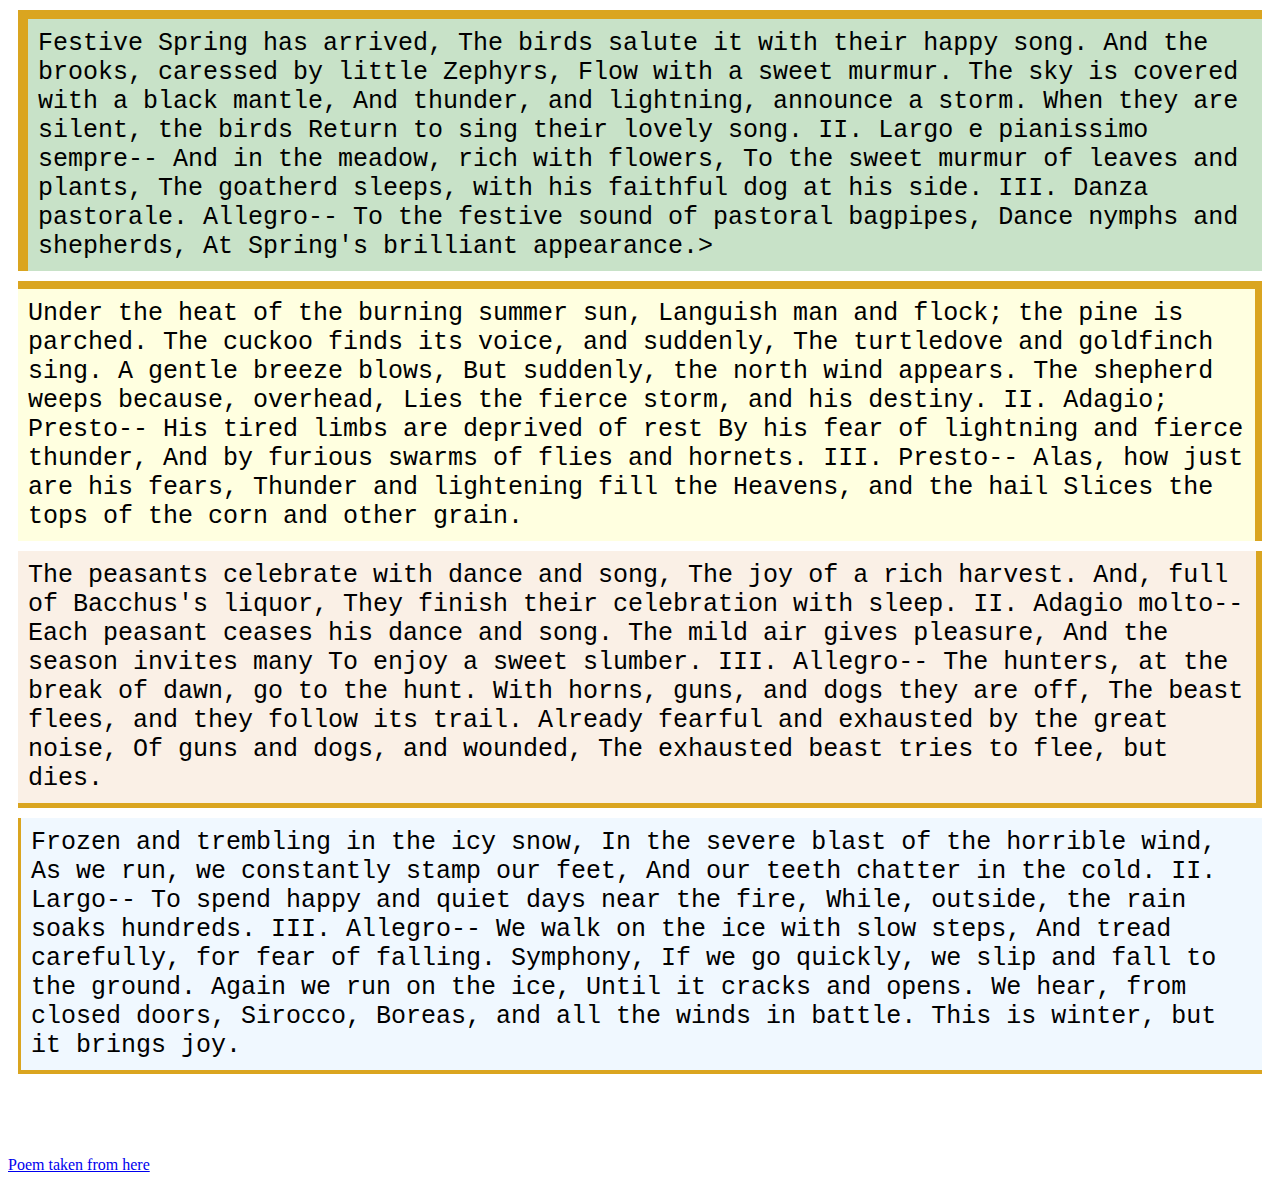
<file: index.html>
<!DOCTYPE html>
<html lang="en">
<head>
    <meta charset="UTF-8">
    <title>Title</title>
    <link rel="stylesheet" href="styles.css">
</head>
<body>
    <div class = "poem">
        <div class="spring">
                Festive Spring has arrived,
            The birds salute it with their happy song.
            And the brooks, caressed by little Zephyrs,
            Flow with a sweet murmur.
            The sky is covered with a black mantle,
            And thunder, and lightning, announce a storm.
            When they are silent, the birds
            Return to sing their lovely song.
            II. Largo e pianissimo sempre--
            And in the meadow, rich with flowers,
            To the sweet murmur of leaves and plants,
            The goatherd sleeps, with his faithful dog at his side.
            III. Danza pastorale. Allegro--
            To the festive sound of pastoral bagpipes,
            Dance nymphs and shepherds,
            At Spring's brilliant appearance.>
        </div>

        <div class = "summer">
            Under the heat of the burning summer sun,
            Languish man and flock; the pine is parched.
            The cuckoo finds its voice, and suddenly,
            The turtledove and goldfinch sing.
            A gentle breeze blows,
            But suddenly, the north wind appears.
            The shepherd weeps because, overhead,
            Lies the fierce storm, and his destiny.
            II. Adagio; Presto--
            His tired limbs are deprived of rest
            By his fear of lightning and fierce thunder,
            And by furious swarms of flies and hornets.
            III. Presto--
            Alas, how just are his fears,
            Thunder and lightening fill the Heavens, and the hail
            Slices the tops of the corn and other grain.
        </div>

        <div class="autumn">
            The peasants celebrate with dance and song,
            The joy of a rich harvest.
            And, full of Bacchus's liquor,
            They finish their celebration with sleep.
            II. Adagio molto--
            Each peasant ceases his dance and song.
            The mild air gives pleasure,
            And the season invites many
            To enjoy a sweet slumber.
            III. Allegro--
            The hunters, at the break of dawn, go to the hunt.
            With horns, guns, and dogs they are off,
            The beast flees, and they follow its trail.
            Already fearful and exhausted by the great noise,
            Of guns and dogs, and wounded,
            The exhausted beast tries to flee, but dies.
        </div>

        <div class="winter">
            Frozen and trembling in the icy snow,
            In the severe blast of the horrible wind,
            As we run, we constantly stamp our feet,
            And our teeth chatter in the cold.
            II. Largo--
            To spend happy and quiet days near the fire,
            While, outside, the rain soaks hundreds.
            III. Allegro--
            We walk on the ice with slow steps,
            And tread carefully, for fear of falling.
            Symphony, If we go quickly, we slip and fall to the ground.
            Again we run on the ice,
            Until it cracks and opens.
            We hear, from closed doors,
            Sirocco, Boreas, and all the winds in battle.
            This is winter, but it brings joy.
        </div>
    </div>
    <br/><br/><br/><br/>

    <a href="https://www.charlottesymphony.org/blog/vivaldis-four-seasons-poems/">Poem taken from here</a>
</body>
</html>
</file>
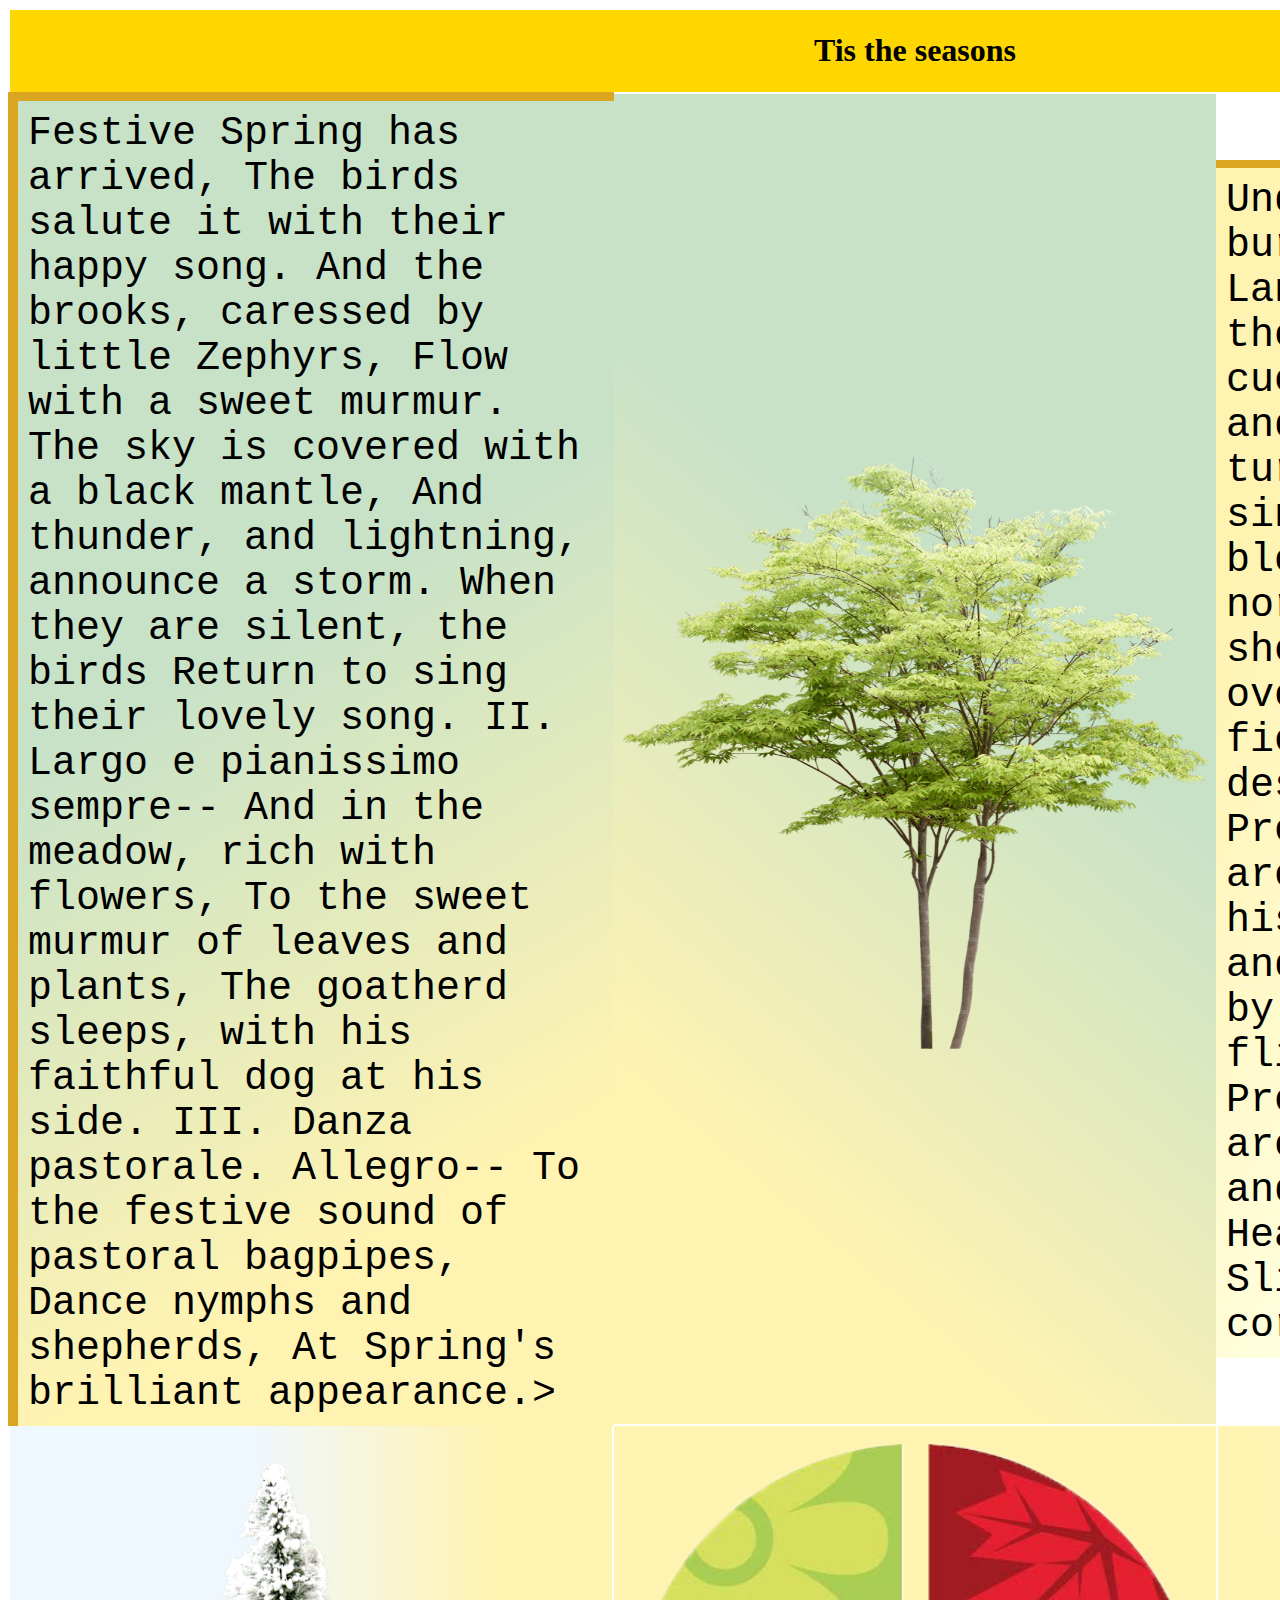
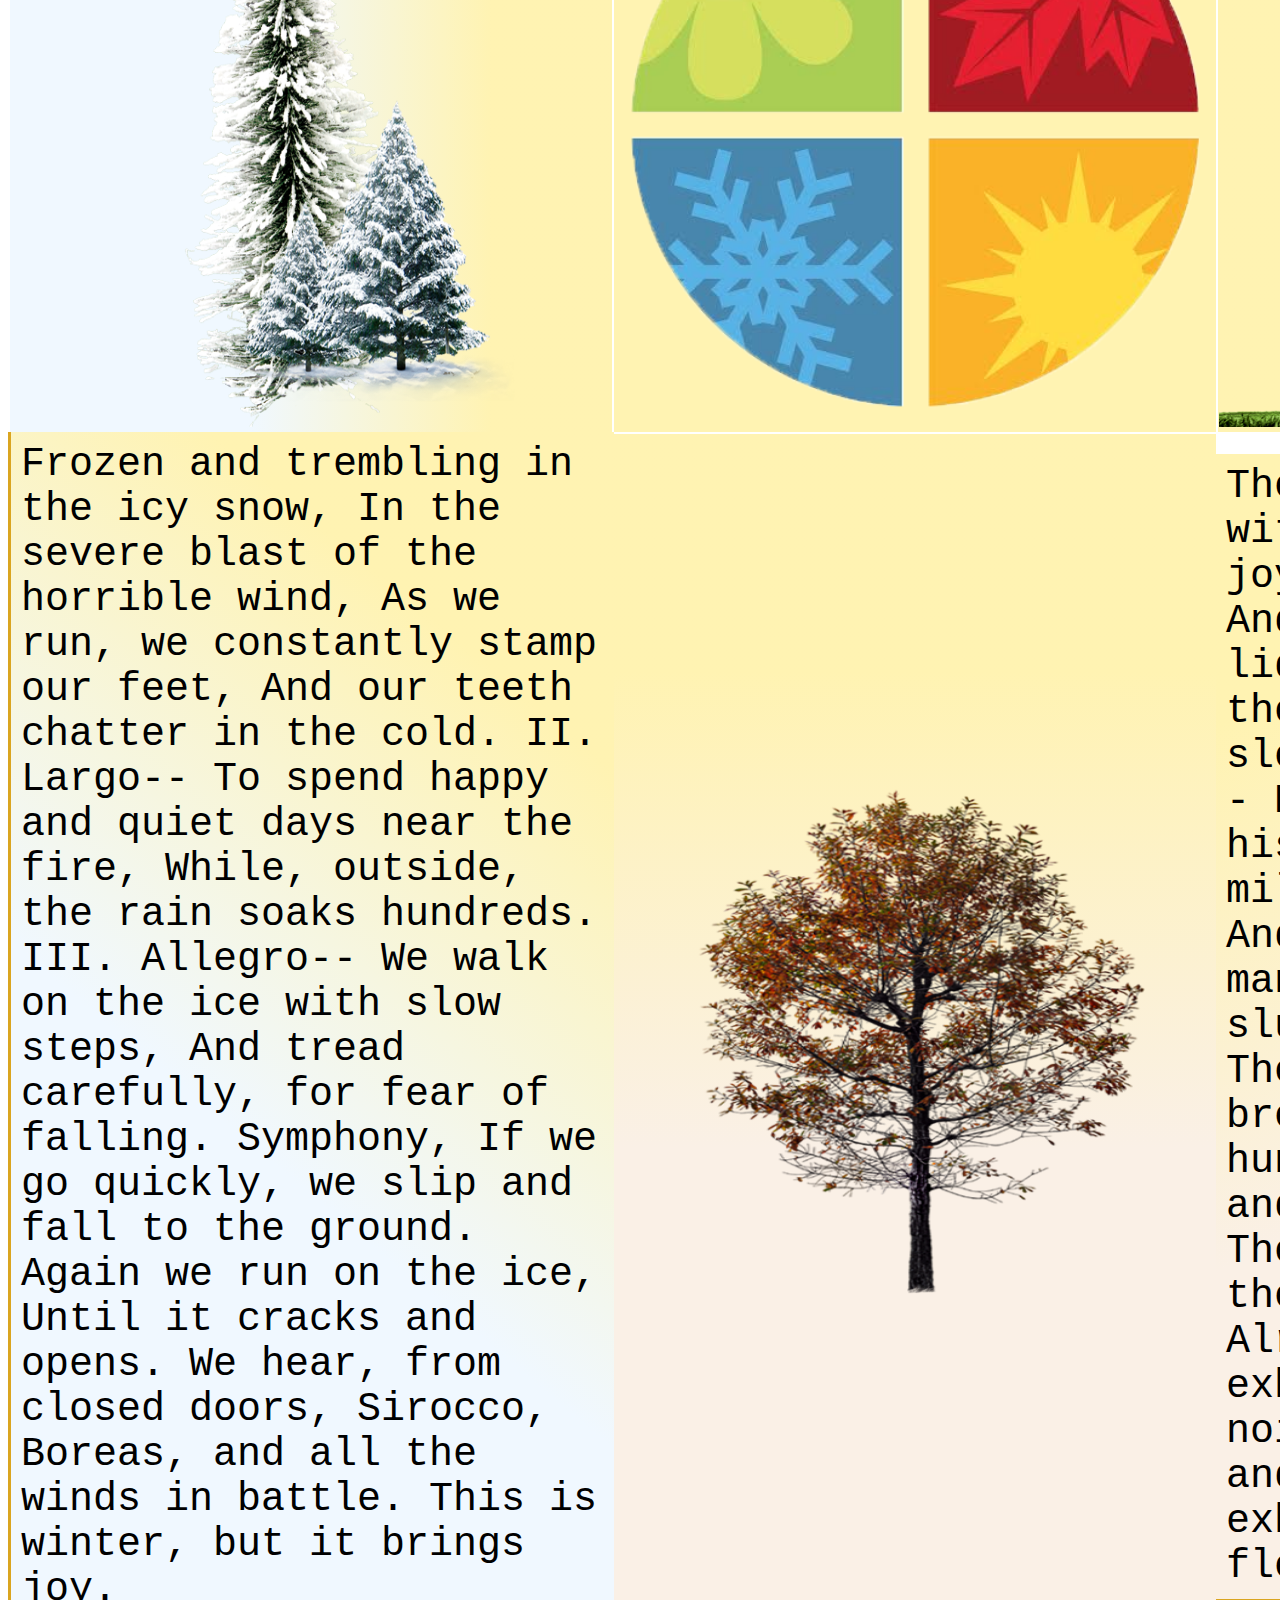
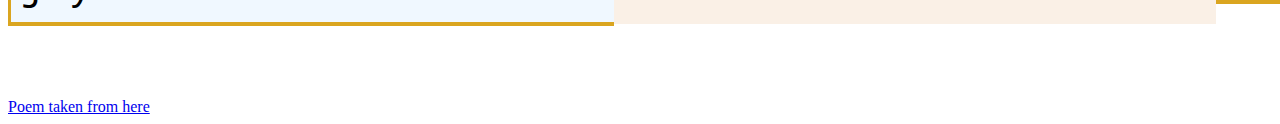
<file: uzduotis_54_1/index.html>
<!DOCTYPE html>
<html lang="en">
<head>
    <meta charset="UTF-8">
    <title>Title</title>
    <link href="styles.css" rel="stylesheet">
</head>
<body>
<div class="poem">
    <table>
        <tr>
            <th , colspan="3" style="background-color: gold"><h1>Tis the seasons</h1></th>
        </tr>

        <tr>
            <td>
                <div class="spring">
                    Festive Spring has arrived,
                    The birds salute it with their happy song.
                    And the brooks, caressed by little Zephyrs,
                    Flow with a sweet murmur.
                    The sky is covered with a black mantle,
                    And thunder, and lightning, announce a storm.
                    When they are silent, the birds
                    Return to sing their lovely song.
                    II. Largo e pianissimo sempre--
                    And in the meadow, rich with flowers,
                    To the sweet murmur of leaves and plants,
                    The goatherd sleeps, with his faithful dog at his side.
                    III. Danza pastorale. Allegro--
                    To the festive sound of pastoral bagpipes,
                    Dance nymphs and shepherds,
                    At Spring's brilliant appearance.>
                </div>
            </td>

            <td style="background: linear-gradient(220deg, rgba(34,139,34,.25) 40%, rgba(255,215,0,0.3) 80%)">
                <img src="pics/spring.png">

            </td>

            <td>
                <div class="summer">
                    Under the heat of the burning summer sun,
                    Languish man and flock; the pine is parched.
                    The cuckoo finds its voice, and suddenly,
                    The turtledove and goldfinch sing.
                    A gentle breeze blows,
                    But suddenly, the north wind appears.
                    The shepherd weeps because, overhead,
                    Lies the fierce storm, and his destiny.
                    II. Adagio; Presto--
                    His tired limbs are deprived of rest
                    By his fear of lightning and fierce thunder,
                    And by furious swarms of flies and hornets.
                    III. Presto--
                    Alas, how just are his fears,
                    Thunder and lightening fill the Heavens, and the hail
                    Slices the tops of the corn and other grain.
                </div>
            </td>
        </tr>

        <tr>
            <td style="background: linear-gradient(90deg, rgba(240,248,255,100) 40%, rgba(255,215,0,0.3) 80%)">
                <img , , height="600" src="pics/winter.png" width="600">
            </td>

            <td style="background-color: rgba(255,215,0,0.3)">
                <img , , height="600" src="pics/seasons.png" width="600">
            </td>

            <td style="background: linear-gradient(260deg, LightYellow 40%, rgba(255,215,0,0.3) 80%)">
                <img , , height="600" src="pics/summer.png" width="600">
            </td>
        </tr>

        <tr>
            <td>
                <div class="winter">
                    Frozen and trembling in the icy snow,
                    In the severe blast of the horrible wind,
                    As we run, we constantly stamp our feet,
                    And our teeth chatter in the cold.
                    II. Largo--
                    To spend happy and quiet days near the fire,
                    While, outside, the rain soaks hundreds.
                    III. Allegro--
                    We walk on the ice with slow steps,
                    And tread carefully, for fear of falling.
                    Symphony, If we go quickly, we slip and fall to the ground.
                    Again we run on the ice,
                    Until it cracks and opens.
                    We hear, from closed doors,
                    Sirocco, Boreas, and all the winds in battle.
                    This is winter, but it brings joy.
                </div>
            </td>

            <td style="background: linear-gradient(360deg, linen 40%, rgba(255,215,0,0.3) 80%)">
                <img , , height="600" src="pics/autumn.png" width="600">
            </td>

            <td>
                <div class="autumn">
                    The peasants celebrate with dance and song,
                    The joy of a rich harvest.
                    And, full of Bacchus's liquor,
                    They finish their celebration with sleep.
                    II. Adagio molto--
                    Each peasant ceases his dance and song.
                    The mild air gives pleasure,
                    And the season invites many
                    To enjoy a sweet slumber.
                    III. Allegro--
                    The hunters, at the break of dawn, go to the hunt.
                    With horns, guns, and dogs they are off,
                    The beast flees, and they follow its trail.
                    Already fearful and exhausted by the great noise,
                    Of guns and dogs, and wounded,
                    The exhausted beast tries to flee, but dies.
                </div>
            </td>
        </tr>
    </table>
</div>


<br/><br/><br/><br/>

<a href="https://www.charlottesymphony.org/blog/vivaldis-four-seasons-poems/">Poem taken from here</a>
</body>
</html>
</file>
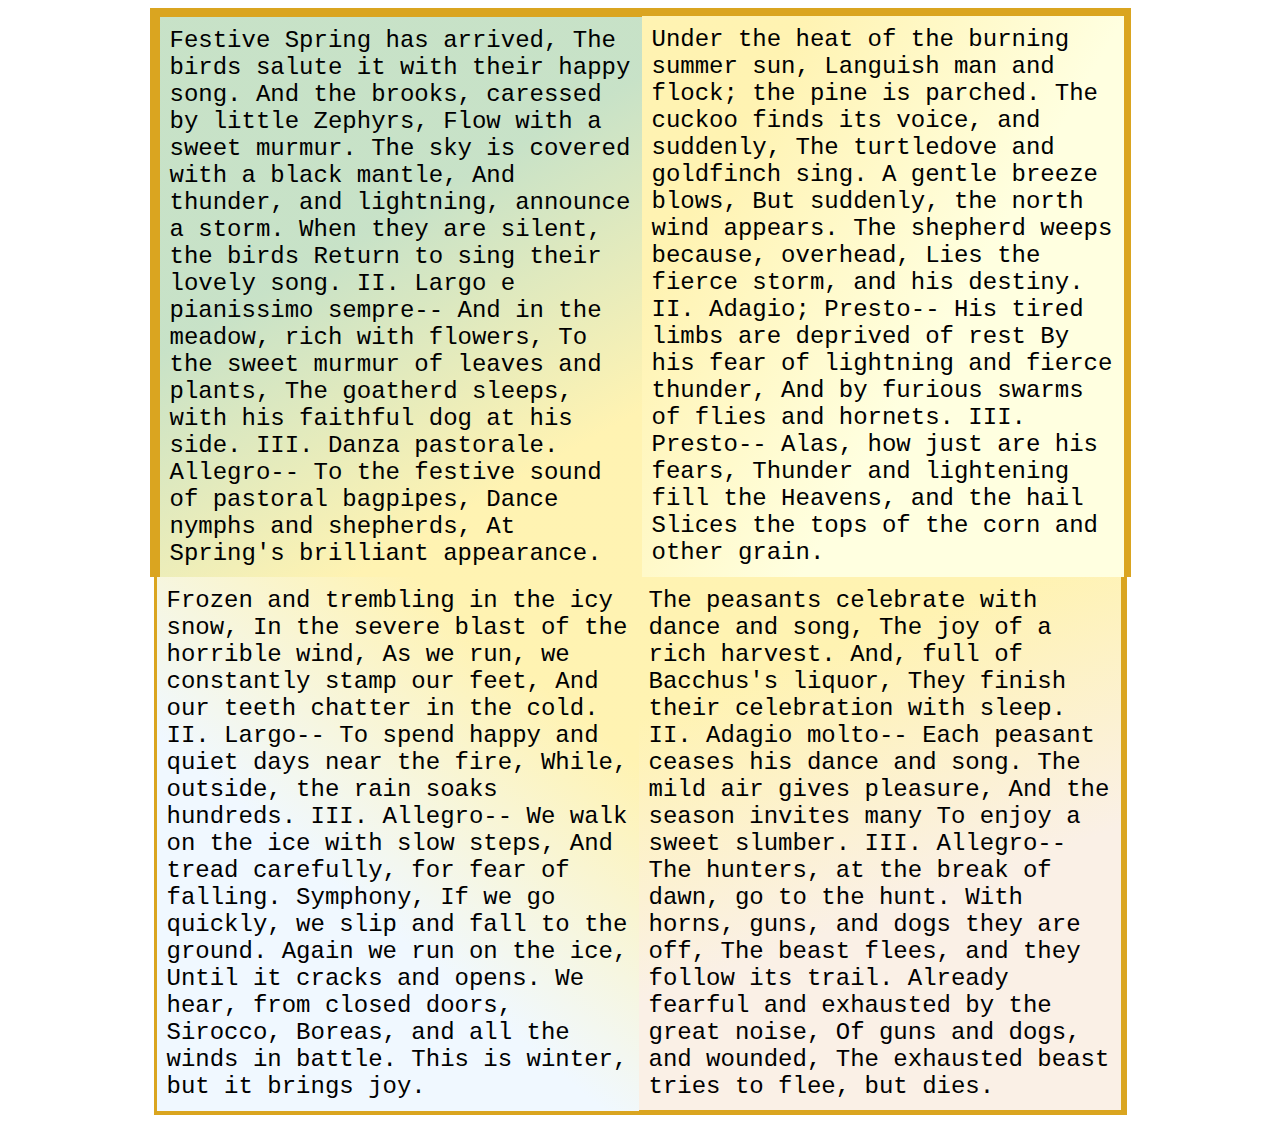
<file: uzduotis_57_flex/index_flex.html>
<!DOCTYPE html>
<html lang="en">
<head>
    <meta charset="UTF-8">
    <title>Poem, but flexed</title>
    <link href="styles.css" rel="stylesheet">
</head>
<body>
    <div class="container">
        <div class="spring">
            Festive Spring has arrived,
            The birds salute it with their happy song.
            And the brooks, caressed by little Zephyrs,
            Flow with a sweet murmur.
            The sky is covered with a black mantle,
            And thunder, and lightning, announce a storm.
            When they are silent, the birds
            Return to sing their lovely song.
            II. Largo e pianissimo sempre--
            And in the meadow, rich with flowers,
            To the sweet murmur of leaves and plants,
            The goatherd sleeps, with his faithful dog at his side.
            III. Danza pastorale. Allegro--
            To the festive sound of pastoral bagpipes,
            Dance nymphs and shepherds,
            At Spring's brilliant appearance.
        </div>

        <div style="background: linear-gradient(220deg, rgba(34,139,34,.25) 40%, rgba(255,215,0,0.3) 80%)">
            <img src="pics/spring.png">
        </div>

        <div class="summer">
            Under the heat of the burning summer sun,
            Languish man and flock; the pine is parched.
            The cuckoo finds its voice, and suddenly,
            The turtledove and goldfinch sing.
            A gentle breeze blows,
            But suddenly, the north wind appears.
            The shepherd weeps because, overhead,
            Lies the fierce storm, and his destiny.
            II. Adagio; Presto--
            His tired limbs are deprived of rest
            By his fear of lightning and fierce thunder,
            And by furious swarms of flies and hornets.
            III. Presto--
            Alas, how just are his fears,
            Thunder and lightening fill the Heavens, and the hail
            Slices the tops of the corn and other grain.
        </div>

        <div style="background: linear-gradient(90deg, rgba(240,248,255,100) 40%, rgba(255,215,0,0.3) 80%)">
            <img src="pics/winter.png">
        </div>

        <div style="background-color: rgba(255,215,0,0.3)">
            <img src="pics/seasons.png">
        </div>

        <div style="background: linear-gradient(260deg, LightYellow 40%, rgba(255,215,0,0.3) 80%)">
            <img src="pics/summer.png">
        </div>

        <div class="winter">
            Frozen and trembling in the icy snow,
            In the severe blast of the horrible wind,
            As we run, we constantly stamp our feet,
            And our teeth chatter in the cold.
            II. Largo--
            To spend happy and quiet days near the fire,
            While, outside, the rain soaks hundreds.
            III. Allegro--
            We walk on the ice with slow steps,
            And tread carefully, for fear of falling.
            Symphony, If we go quickly, we slip and fall to the ground.
            Again we run on the ice,
            Until it cracks and opens.
            We hear, from closed doors,
            Sirocco, Boreas, and all the winds in battle.
            This is winter, but it brings joy.
        </div>

        <div style="background: linear-gradient(360deg, linen 40%, rgba(255,215,0,0.3) 80%)">
            <img src="pics/autumn.png">
        </div>

        <div class="autumn">
            The peasants celebrate with dance and song,
            The joy of a rich harvest.
            And, full of Bacchus's liquor,
            They finish their celebration with sleep.
            II. Adagio molto--
            Each peasant ceases his dance and song.
            The mild air gives pleasure,
            And the season invites many
            To enjoy a sweet slumber.
            III. Allegro--
            The hunters, at the break of dawn, go to the hunt.
            With horns, guns, and dogs they are off,
            The beast flees, and they follow its trail.
            Already fearful and exhausted by the great noise,
            Of guns and dogs, and wounded,
            The exhausted beast tries to flee, but dies.
        </div>
    </div>
</body>
</html>
</file>
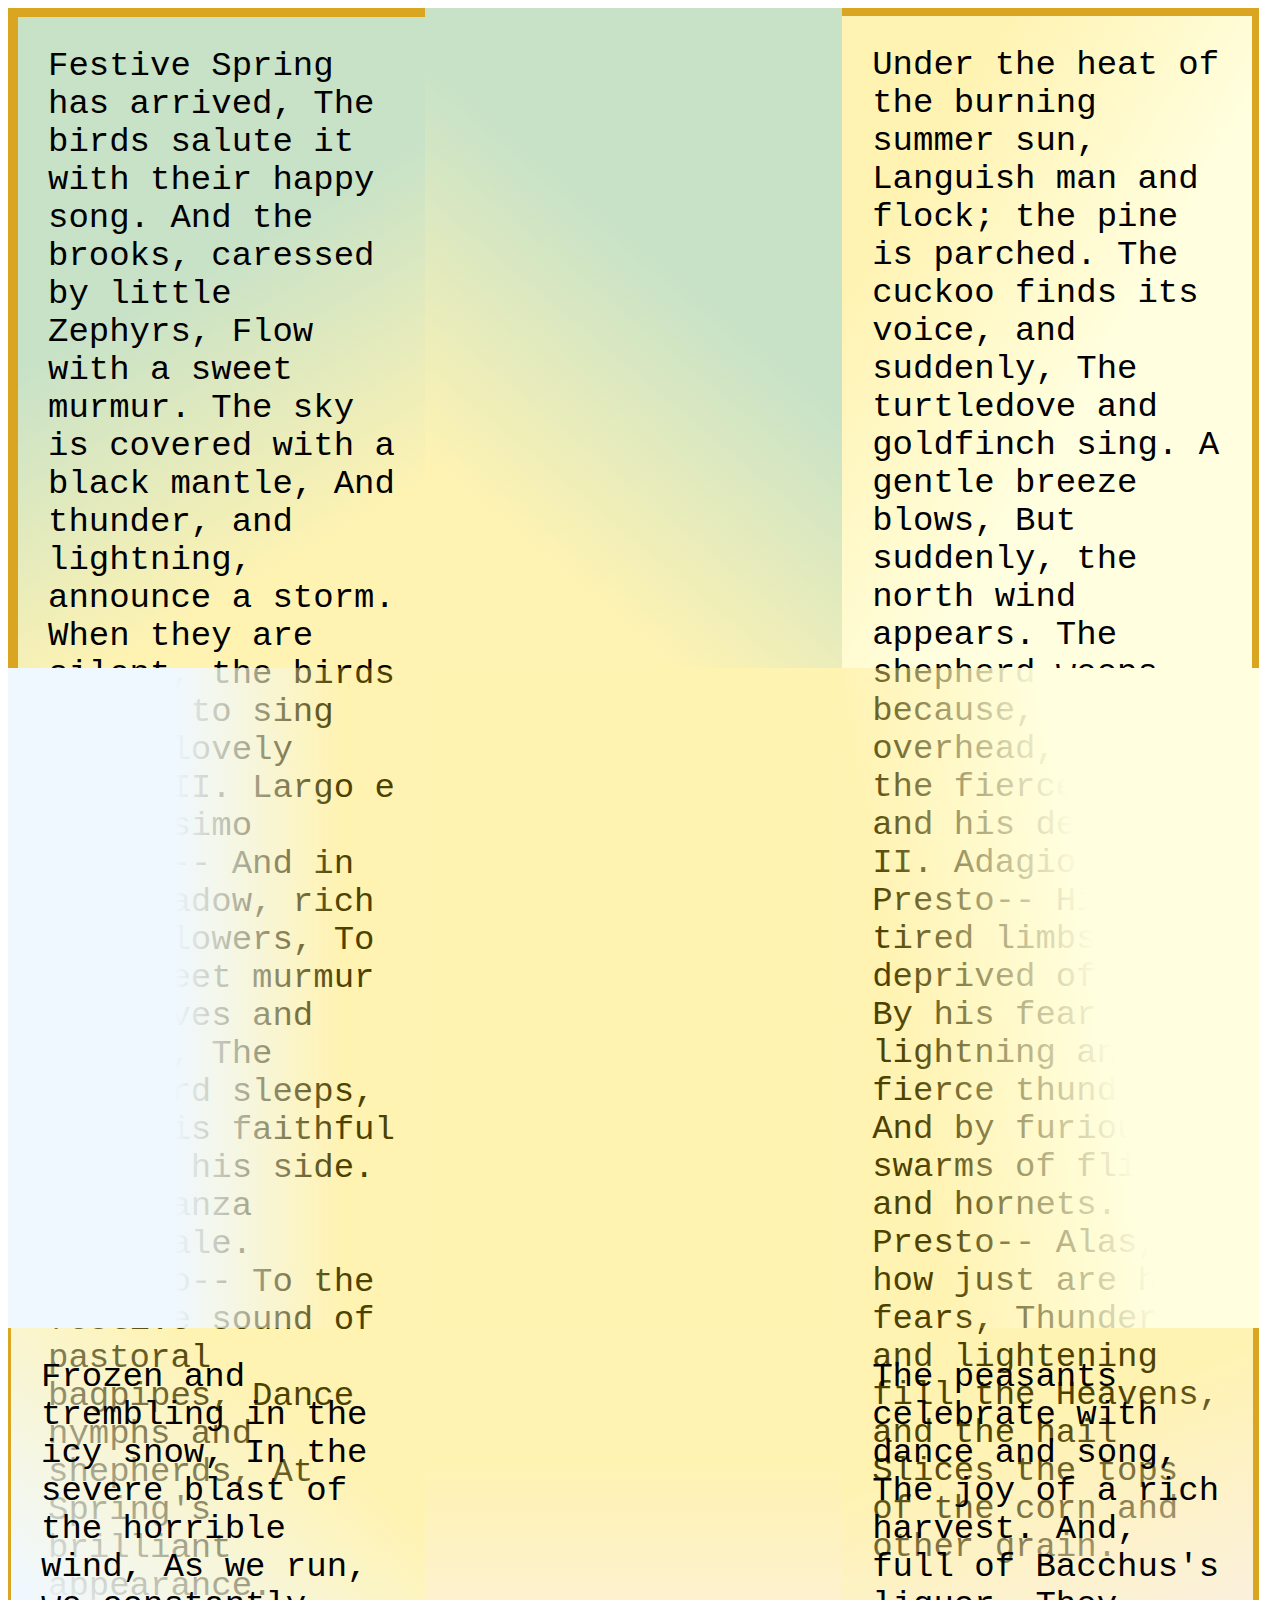
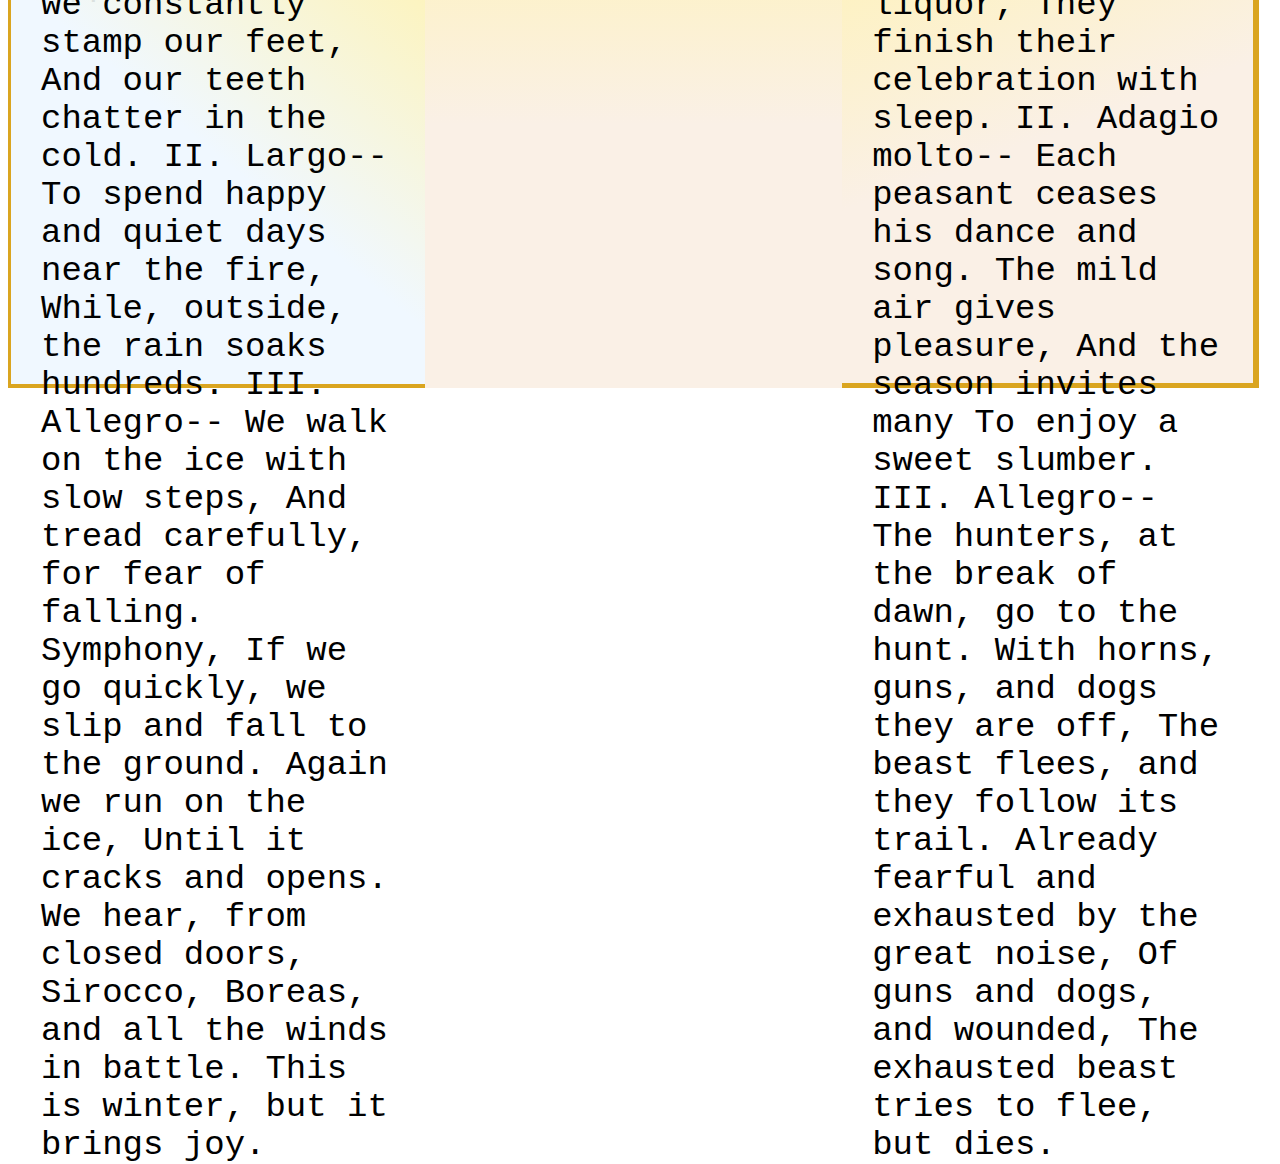
<file: uzduotis_58_animacijos/anim2.html>
<!DOCTYPE html>
<html lang="en">
<head>
    <meta charset="UTF-8">
    <title>Poem, but flexed</title>
    <link href="styles2.css" rel="stylesheet">
</head>
<body>
    <div class="container">
        <div class="spring">
            Festive Spring has arrived,
            The birds salute it with their happy song.
            And the brooks, caressed by little Zephyrs,
            Flow with a sweet murmur.
            The sky is covered with a black mantle,
            And thunder, and lightning, announce a storm.
            When they are silent, the birds
            Return to sing their lovely song.
            II. Largo e pianissimo sempre--
            And in the meadow, rich with flowers,
            To the sweet murmur of leaves and plants,
            The goatherd sleeps, with his faithful dog at his side.
            III. Danza pastorale. Allegro--
            To the festive sound of pastoral bagpipes,
            Dance nymphs and shepherds,
            At Spring's brilliant appearance.
        </div>

        <div style="background: linear-gradient(220deg, rgba(34,139,34,.25) 40%, rgba(255,215,0,0.3) 80%)">
            <img style="position:absolute;" src="pics/spring.png">
            <div class="birb">
                <img src="pics/birb.png" width="10" height="10">
            </div>
        </div>

        <div class="summer">
            Under the heat of the burning summer sun,
            Languish man and flock; the pine is parched.
            The cuckoo finds its voice, and suddenly,
            The turtledove and goldfinch sing.
            A gentle breeze blows,
            But suddenly, the north wind appears.
            The shepherd weeps because, overhead,
            Lies the fierce storm, and his destiny.
            II. Adagio; Presto--
            His tired limbs are deprived of rest
            By his fear of lightning and fierce thunder,
            And by furious swarms of flies and hornets.
            III. Presto--
            Alas, how just are his fears,
            Thunder and lightening fill the Heavens, and the hail
            Slices the tops of the corn and other grain.
        </div>

        <div style="background: linear-gradient(90deg, rgba(240,248,255,100) 40%, rgba(255,215,0,0.3) 80%)">
            <img style=" position:absolute;" src="pics/winter.png">
            <div class="snowing">
                <img src="pics/snowflakes.png">
            </div>
        </div>

        <div style="background-color: rgba(255,215,0,0.3)">
            <img src="pics/seasons.png" height="300px" width="100%">
        </div>

        <div style="background: linear-gradient(260deg, LightYellow 40%, rgba(255,215,0,0.3) 80%)">
            <div class="sun-out">
                <img src="pics/sun_.png" height="20%" width="20%">
            </div>
            <img style=" position:absolute;" src="pics/summer.png" >
        </div>

        <div class="winter">
            Frozen and trembling in the icy snow,
            In the severe blast of the horrible wind,
            As we run, we constantly stamp our feet,
            And our teeth chatter in the cold.
            II. Largo--
            To spend happy and quiet days near the fire,
            While, outside, the rain soaks hundreds.
            III. Allegro--
            We walk on the ice with slow steps,
            And tread carefully, for fear of falling.
            Symphony, If we go quickly, we slip and fall to the ground.
            Again we run on the ice,
            Until it cracks and opens.
            We hear, from closed doors,
            Sirocco, Boreas, and all the winds in battle.
            This is winter, but it brings joy.
        </div>

        <div style="background: linear-gradient(360deg, linen 40%, rgba(255,215,0,0.3) 80%);">
            <img style=" position:absolute;" src="pics/autumn.png" >
            <div class="leaves">
                <img src="pics/leaves.png">
            </div>
        </div>

        <div class="autumn">
            The peasants celebrate with dance and song,
            The joy of a rich harvest.
            And, full of Bacchus's liquor,
            They finish their celebration with sleep.
            II. Adagio molto--
            Each peasant ceases his dance and song.
            The mild air gives pleasure,
            And the season invites many
            To enjoy a sweet slumber.
            III. Allegro--
            The hunters, at the break of dawn, go to the hunt.
            With horns, guns, and dogs they are off,
            The beast flees, and they follow its trail.
            Already fearful and exhausted by the great noise,
            Of guns and dogs, and wounded,
            The exhausted beast tries to flee, but dies.
        </div>
    </div>
</body>
</html>
</file>
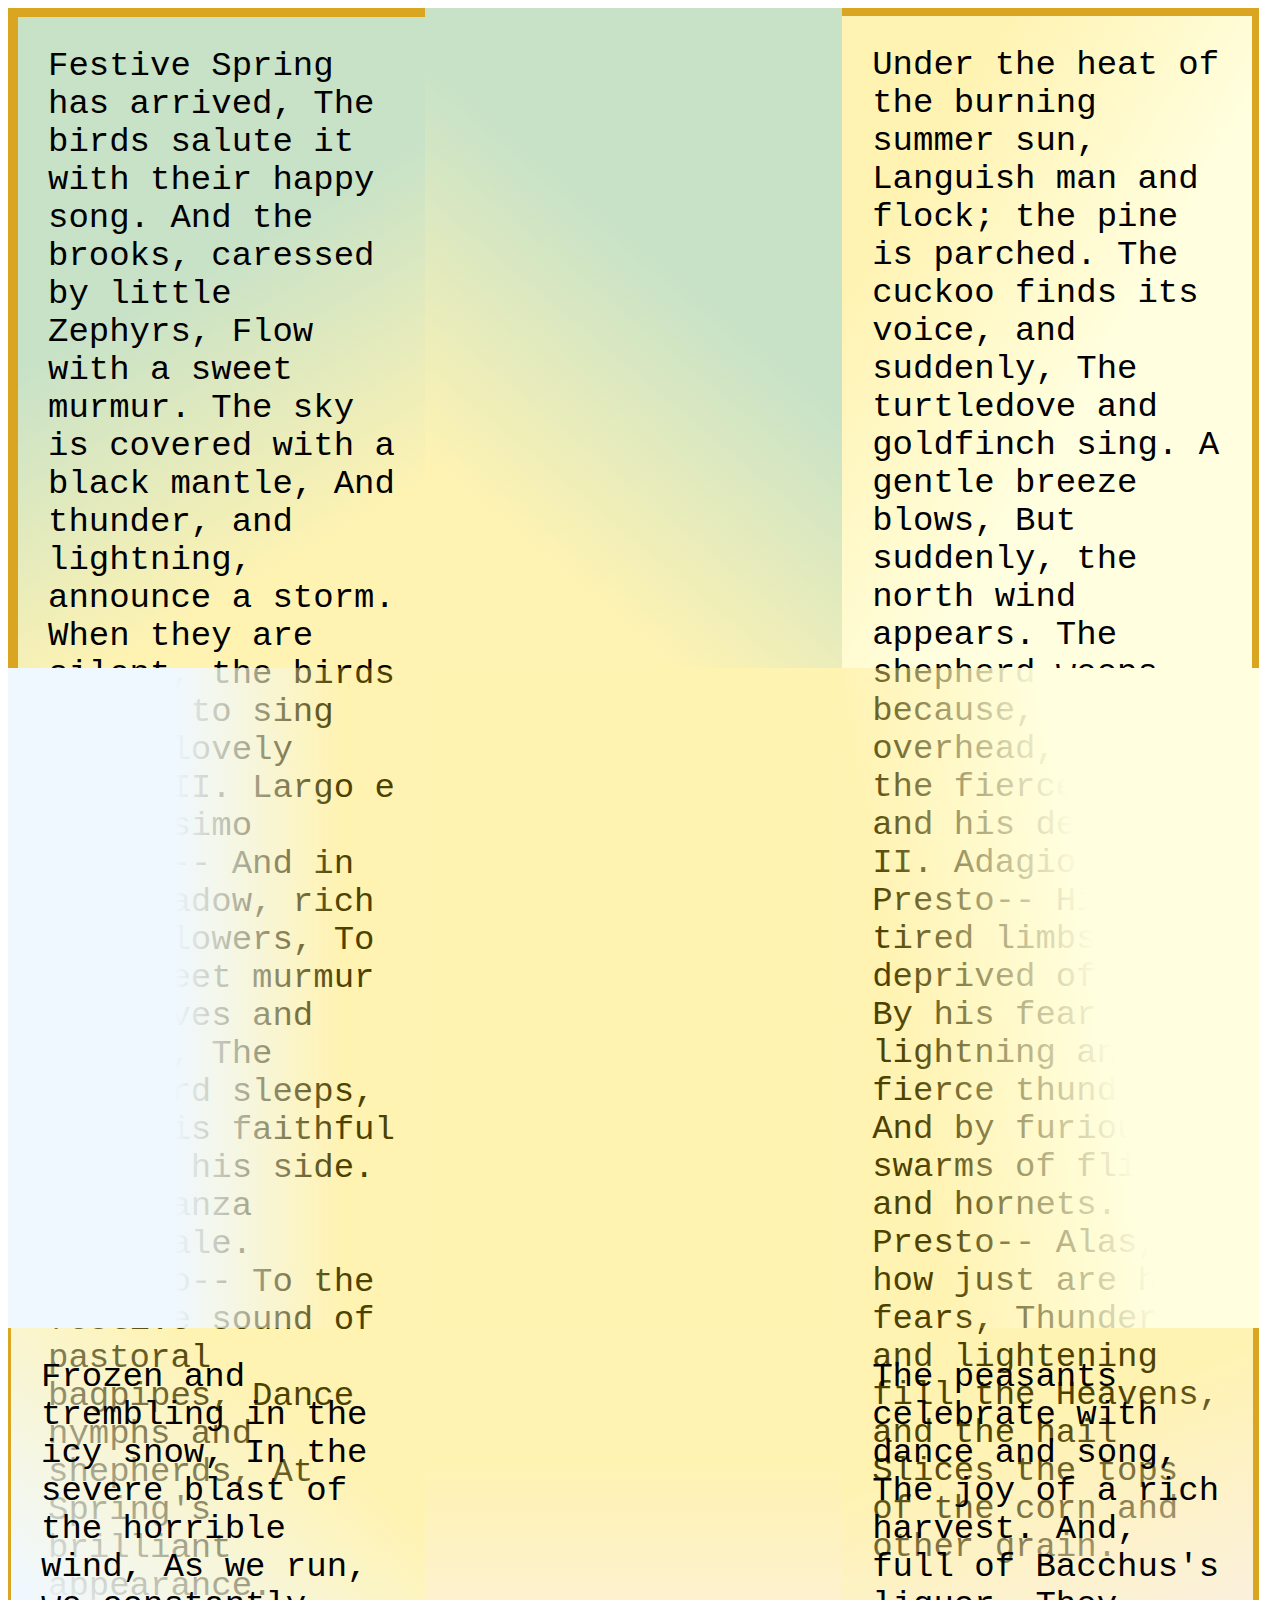
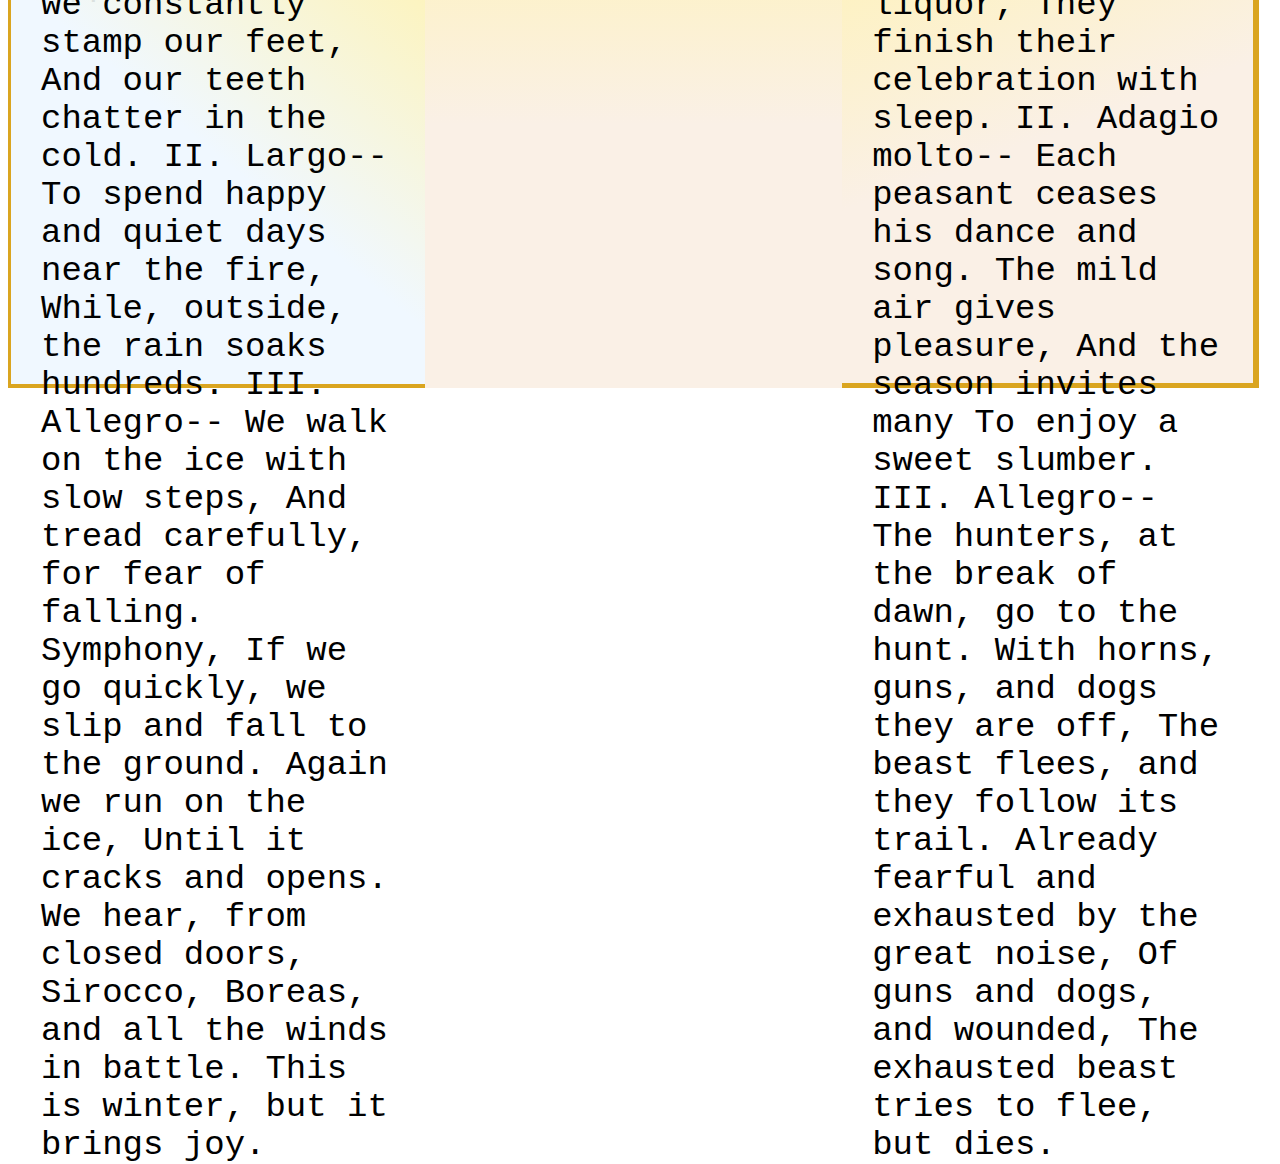
<file: uzduotis_58_animacijos/index_anim.html>
<!DOCTYPE html>
<html lang="en">
<head>
    <meta charset="UTF-8">
    <title>Poem, but flexed</title>
    <link href="styles2.css" rel="stylesheet">
</head>
<body>
    <div class="container">
        <div class="spring">
            Festive Spring has arrived,
            The birds salute it with their happy song.
            And the brooks, caressed by little Zephyrs,
            Flow with a sweet murmur.
            The sky is covered with a black mantle,
            And thunder, and lightning, announce a storm.
            When they are silent, the birds
            Return to sing their lovely song.
            II. Largo e pianissimo sempre--
            And in the meadow, rich with flowers,
            To the sweet murmur of leaves and plants,
            The goatherd sleeps, with his faithful dog at his side.
            III. Danza pastorale. Allegro--
            To the festive sound of pastoral bagpipes,
            Dance nymphs and shepherds,
            At Spring's brilliant appearance.
        </div>

        <div style="background: linear-gradient(220deg, rgba(34,139,34,.25) 40%, rgba(255,215,0,0.3) 80%)">
            <img style="position:absolute;" src="pics/spring.png">
            <div class="birb">
                <img src="pics/birb.png" width="50" height="50">
            </div>
        </div>

        <div class="summer">
            Under the heat of the burning summer sun,
            Languish man and flock; the pine is parched.
            The cuckoo finds its voice, and suddenly,
            The turtledove and goldfinch sing.
            A gentle breeze blows,
            But suddenly, the north wind appears.
            The shepherd weeps because, overhead,
            Lies the fierce storm, and his destiny.
            II. Adagio; Presto--
            His tired limbs are deprived of rest
            By his fear of lightning and fierce thunder,
            And by furious swarms of flies and hornets.
            III. Presto--
            Alas, how just are his fears,
            Thunder and lightening fill the Heavens, and the hail
            Slices the tops of the corn and other grain.
        </div>

        <div style="background: linear-gradient(90deg, rgba(240,248,255,100) 40%, rgba(255,215,0,0.3) 80%)">
            <img style=" position:absolute;" src="pics/winter.png">
            <div class="snowing">
                <img src="pics/snowflakes.png">
            </div>
        </div>

        <div style="background-color: rgba(255,215,0,0.3)">
            <img src="pics/seasons.png">
        </div>

        <div style="background: linear-gradient(260deg, LightYellow 40%, rgba(255,215,0,0.3) 80%)">
            <img style=" position:absolute;" src="pics/summer.png" >
            <div class="sun-out">
                <img src="pics/sun.png" height="50px" width="10px">
            </div>
        </div>

        <div class="winter">
            Frozen and trembling in the icy snow,
            In the severe blast of the horrible wind,
            As we run, we constantly stamp our feet,
            And our teeth chatter in the cold.
            II. Largo--
            To spend happy and quiet days near the fire,
            While, outside, the rain soaks hundreds.
            III. Allegro--
            We walk on the ice with slow steps,
            And tread carefully, for fear of falling.
            Symphony, If we go quickly, we slip and fall to the ground.
            Again we run on the ice,
            Until it cracks and opens.
            We hear, from closed doors,
            Sirocco, Boreas, and all the winds in battle.
            This is winter, but it brings joy.
        </div>

        <div style="background: linear-gradient(360deg, linen 40%, rgba(255,215,0,0.3) 80%);">
            <img style=" position:absolute;" src="pics/autumn.png" >
            <div class="leaves">
                <img src="pics/leaves.png">
            </div>
        </div>

        <div class="autumn">
            The peasants celebrate with dance and song,
            The joy of a rich harvest.
            And, full of Bacchus's liquor,
            They finish their celebration with sleep.
            II. Adagio molto--
            Each peasant ceases his dance and song.
            The mild air gives pleasure,
            And the season invites many
            To enjoy a sweet slumber.
            III. Allegro--
            The hunters, at the break of dawn, go to the hunt.
            With horns, guns, and dogs they are off,
            The beast flees, and they follow its trail.
            Already fearful and exhausted by the great noise,
            Of guns and dogs, and wounded,
            The exhausted beast tries to flee, but dies.
        </div>
    </div>
</body>
</html>
</file>
<file: styles.css>
.spring, .summer, .autumn, .winter{
    border-color: GoldenRod;
    margin: 10px;
    padding: 10px;
    font-family: "Lucida Console", "Courier New", monospace;
    font-size: 25px;

}


.spring{
    border-style: solid;
    border-width: 9px 0px 0px 10px;
    background-color: rgba(	34,139,34,.25);
}

.summer{
    border-style: solid;
    border-width: 8px 7px 0px 0px;
    background-color: LightYellow;
}

.autumn{
    border-style: solid;
    border-width: 0px 6px 5px 0px;
    background-color: linen;

}

.winter{
    border-style: solid;
    border-width: 0px 0px 4px 3px;
    background-color: rgba(240,248,255,100);
}
</file>
<file: uzduotis_54_1/styles.css>
.spring, .summer, .autumn, .winter{
    border-color: GoldenRod;
    border-style: solid;
    margin: -3px;
    padding: 10px;
    font-family: "Lucida Console", "Courier New", monospace;
    font-size: 40px;

}


.spring{
    border-width: 9px 0px 0px 10px;
    background: linear-gradient(150deg, rgba(34,139,34,.25) 40%, rgba(255,215,0,0.3) 80%)

}

.summer{
    border-width: 8px 7px 0px 0px;
    background: linear-gradient(300deg, LightYellow 40%, rgba(255,215,0,0.3) 80%)

}

.autumn{
    border-width: 0px 6px 5px 0px;
    background: linear-gradient(340deg, linen 40%, rgba(255,215,0,0.3) 80%)


}

.winter{
    border-width: 0px 0px 4px 3px;
    background: linear-gradient(40deg, rgba(240,248,255,100) 40%, rgba(255,215,0,0.3) 80%)

}

img{
    width: 600px;
    height: 600px;

    margin: 0px;
    padding: 0px;
}
</file>
<file: uzduotis_57_flex/styles.css>
.container{

   display: flex;

    flex-flow: row wrap;
    justify-content: center;

    align-items: stretch;
    align-content: space-around;

    gap: 0px

}

.spring, .summer, .autumn, .winter{
    border-color: GoldenRod;
    border-style: solid;
    margin: 0px;
    padding: 10px;
    font-family: "Lucida Console", "Courier New", monospace;
    font-size: 24px;

    height: 462x;
    width: 462px;
}

@media only screen and (max-width: 1445px) {

  img {
    display: none;
  }

}



.spring{
    border-width: 9px 0px 0px 10px;
    background: linear-gradient(150deg, rgba(34,139,34,.25) 40%, rgba(255,215,0,0.3) 80%)

}

.summer{
    border-width: 8px 7px 0px 0px;
    background: linear-gradient(300deg, LightYellow 40%, rgba(255,215,0,0.3) 80%)
}

.autumn{
    border-width: 0px 6px 5px 0px;
    background: linear-gradient(340deg, linen 40%, rgba(255,215,0,0.3) 80%)
}

.winter{
    border-width: 0px 0px 4px 3px;
    background: linear-gradient(40deg, rgba(240,248,255,100) 40%, rgba(255,215,0,0.3) 80%)
}

img{
    width: 485px;
    height: 485x;
}
</file>
<file: uzduotis_58_animacijos/styles2.css>
.container{

    display: grid;
    grid-template-rows: 33% 33% 33%;
    grid-template-columns: 33% 33% 33%;
    grid-gap: 0%;
    height:2000px;
}
body {
  display: flex;
  justify-content: center;
}

@keyframes scroll-down{
    0% {transform:translateY(0%); opacity: 0;}
    15%, 85% {opacity: 0.9;}
    100% {transform:translateY(10%);opacity: 0;}
}

@keyframes shaky-scroll_down{
    0% {transform:translate(0,0); opacity: 0;}
    15% {transform:translate(600px, 100px);opacity: 100;}
    30% {transform:translate(0px, 200px)}
    45% {transform:translate(500px, 350px)}
    65% {transform:translate(50px, 400px)}
    85% {transform:translate(500px, 500px); opacity: 80;}
    90% {transform:translate(300px, 550px);}
    100% {transform:translate(300px, 550px); transform: scale(3, 1); opacity: 0;}
}

@keyframes birb-flight{
    0% {transform:translate(0,0); transform: scaleX(-1);}
    15% {transform:translate(400px, 100px)}
    30% {transform:translate(600px, 200px)}
    45% {transform:translate(300px, 150px); transform: scaleX(-1);}
    65% {transform:translate(100px, 200px)}
    85% {transform:translate(500px, 500px)}
    100% {transform:translate(100px, 200px); transform: scaleX(-1);}
}

@keyframes sun-shine{
    0% {transform:translate(0%,30%) }
    100% {transform:translate(50%)}
}

@keyframes sin {
   to {
     top:20.1px;
   }
}

.birb{
    height: 30%;
    width: 30%;
    animation-delay: 0.1;
    animation-name: birb-flight;
    animation-duration: 10s;
    animation-iteration-count: infinite;
}

.leaves{
    position:sticky;
    animation-delay: 0.1;
    animation-name: shaky-scroll_down;
    animation-duration: 15s;
    animation-iteration-count: infinite;
}

.snowing{
    height: 200%;
    width: 230%;
    animation-delay: 0.1;
    animation-name: scroll-down;
    animation-duration: 3s;
    animation-iteration-count: infinite;
}

.sun-out{
    position: absolute;
    animation-delay: 0.1;
    animation-duration: 5s;
    animation-iteration-count: infinite;
    animation-name: sun-shine;
}


.spring, .summer, .autumn, .winter{

    border-color: GoldenRod;
    border-style: solid;

    padding: 30px;
    font-family: "Lucida Console", "Courier New", monospace;
    font-size: 34px;
    justify-content: center;
}

@media only screen and (max-width: 1445px) {
  img {
    display: none;
  }
}



.spring{
    border-width: 9px 0px 0px 10px;
    background: linear-gradient(150deg, rgba(34,139,34,.25) 40%, rgba(255,215,0,0.3) 80%)

}

.summer{
    border-width: 8px 7px 0px 0px;
    background: linear-gradient(300deg, LightYellow 40%, rgba(255,215,0,0.3) 80%)
}

.autumn{
    border-width: 0px 6px 5px 0px;
    background: linear-gradient(340deg, linen 40%, rgba(255,215,0,0.3) 80%)
}

.winter{
    border-width: 0px 0px 4px 3px;
    background: linear-gradient(40deg, rgba(240,248,255,100) 40%, rgba(255,215,0,0.3) 80%)
}

img{
    height: 45%;
    width: 32%;
    justify-content: bottom;
}


.full{
    height="100%";
     width="100%;
     background-color: rgba(255,215,0,0.3);
}
</file>
